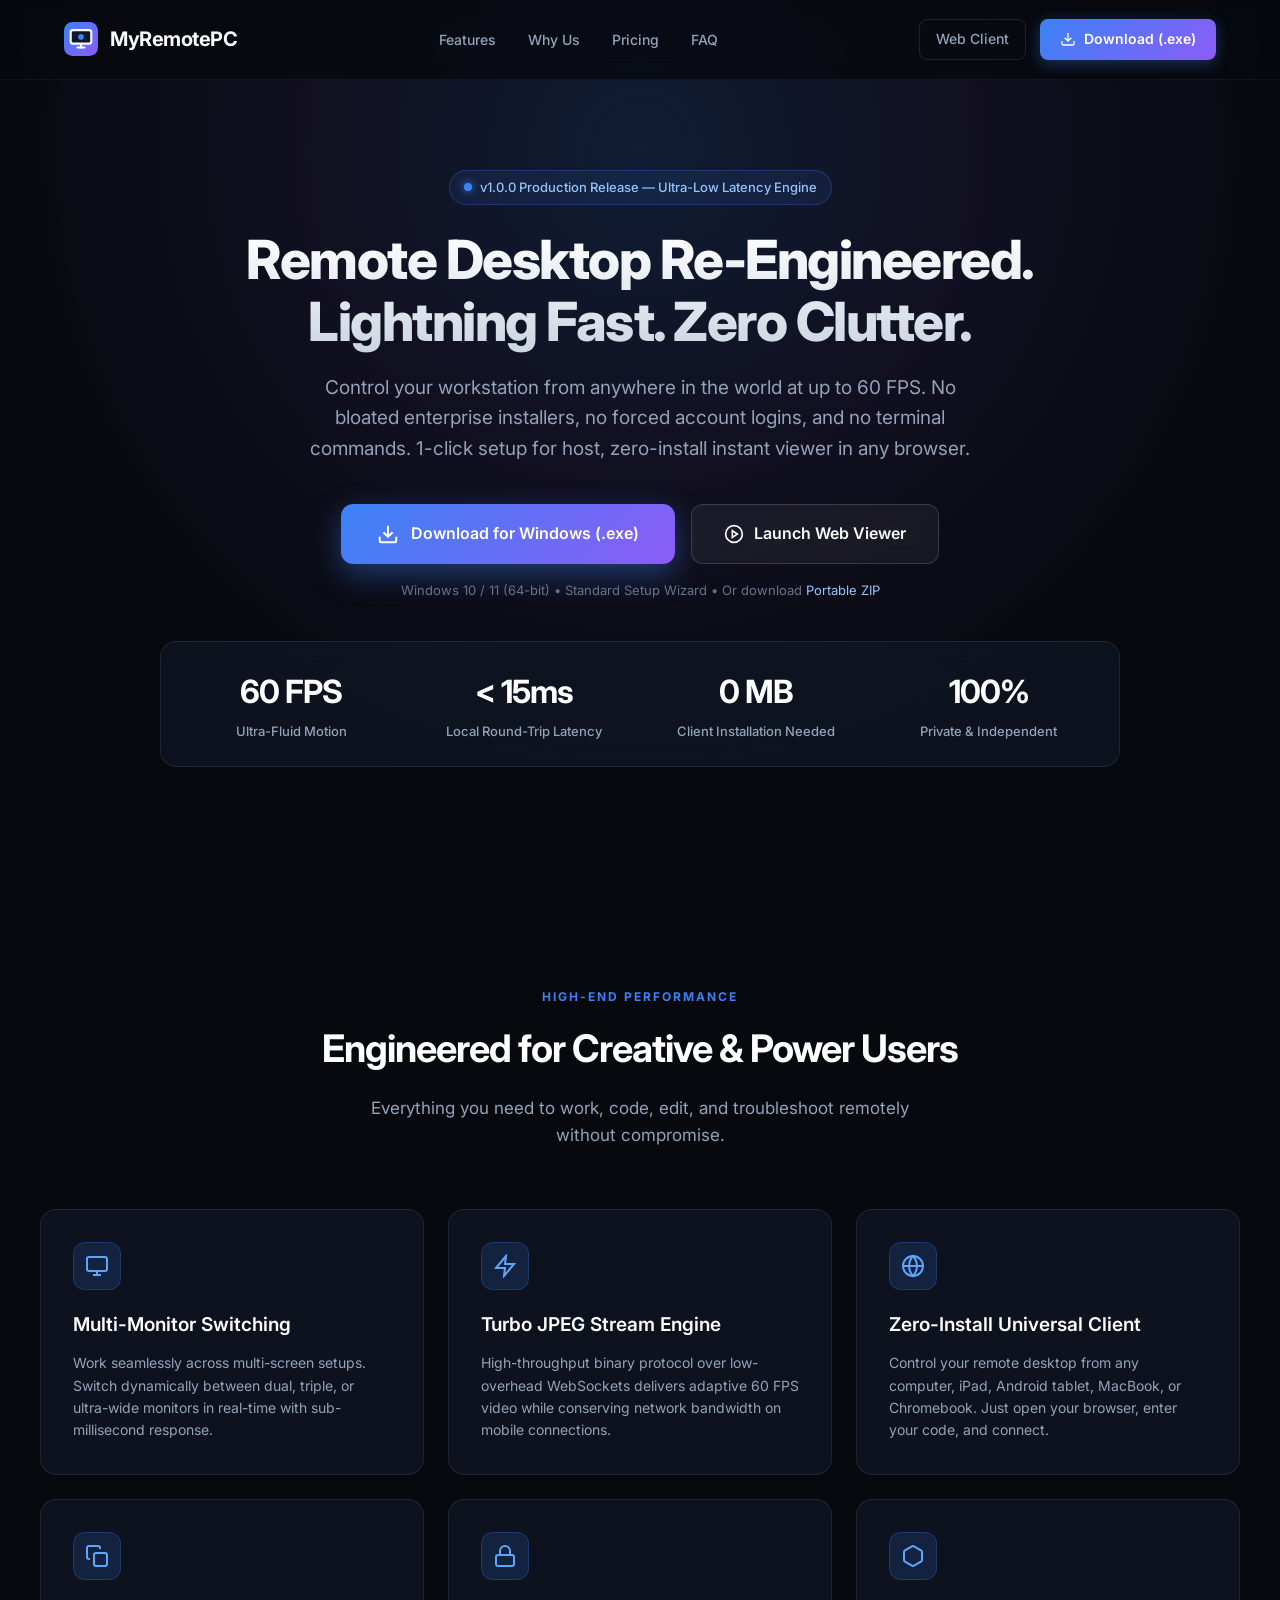
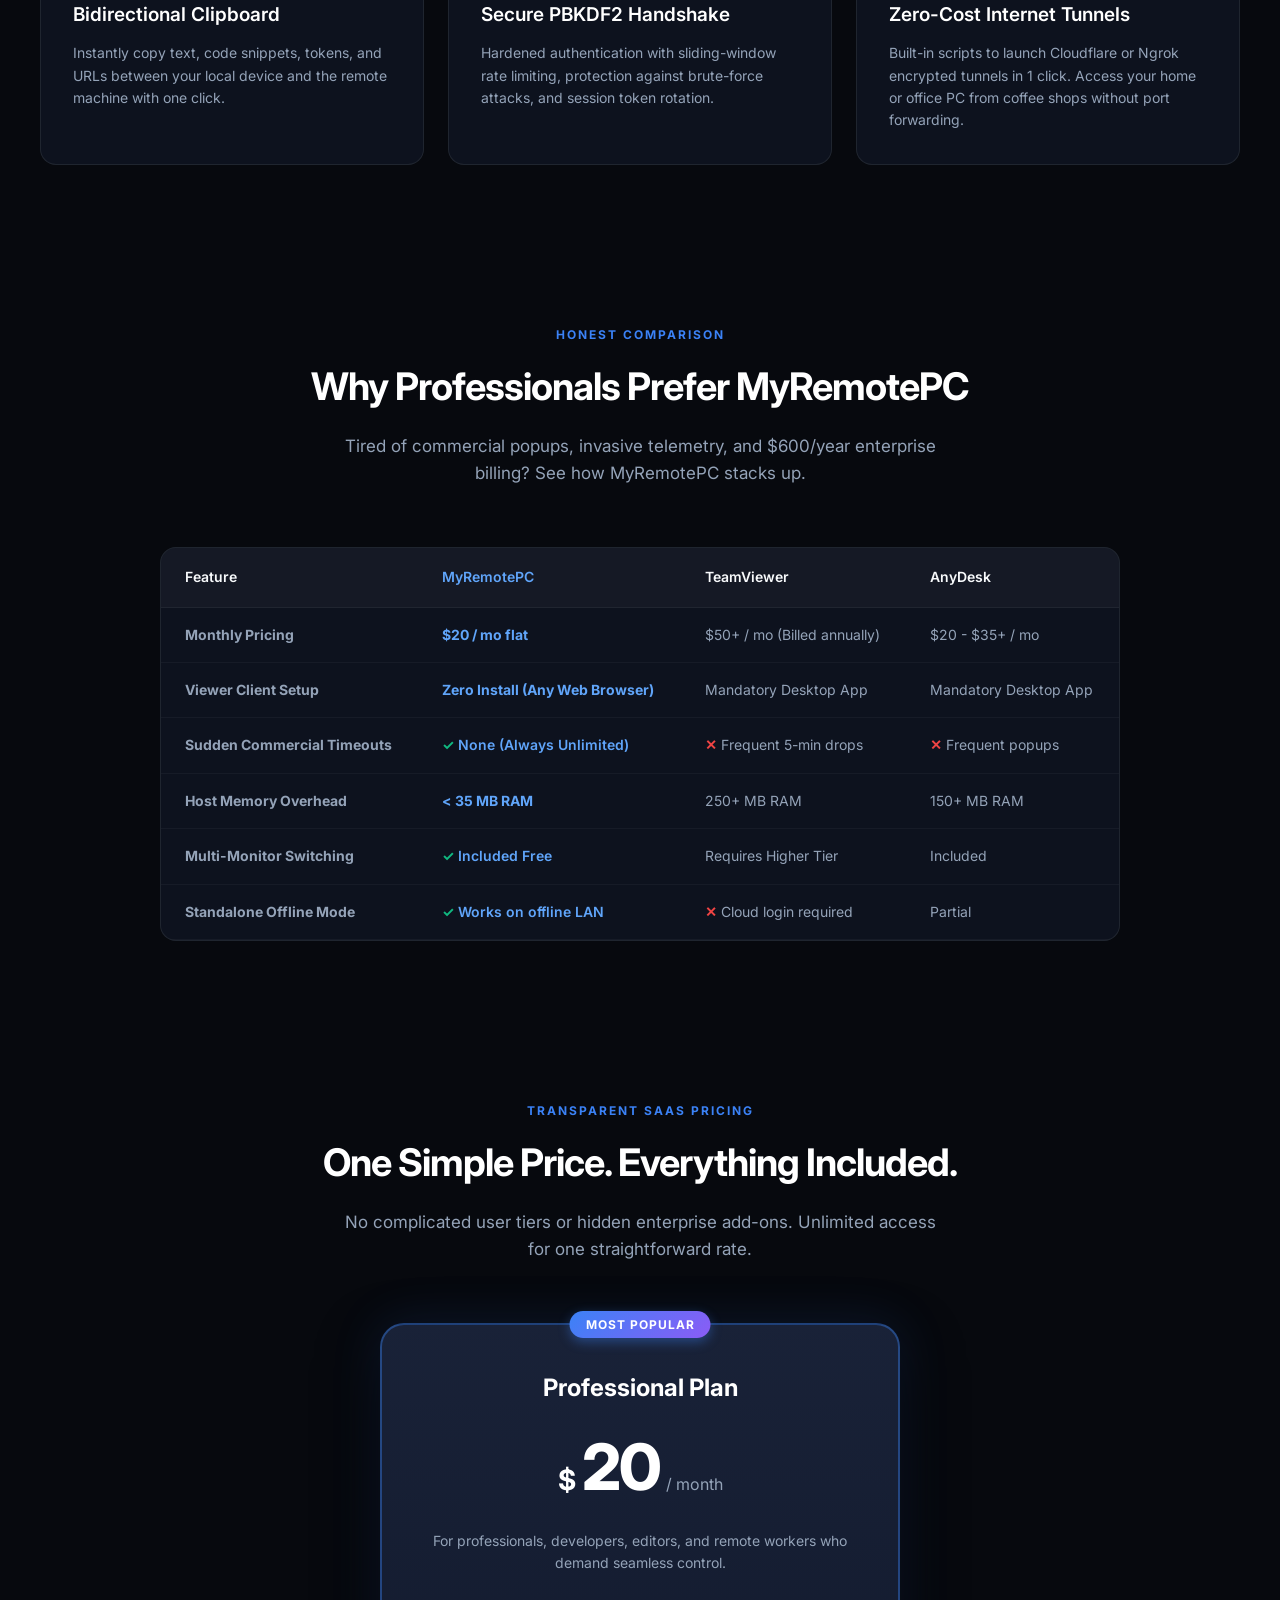
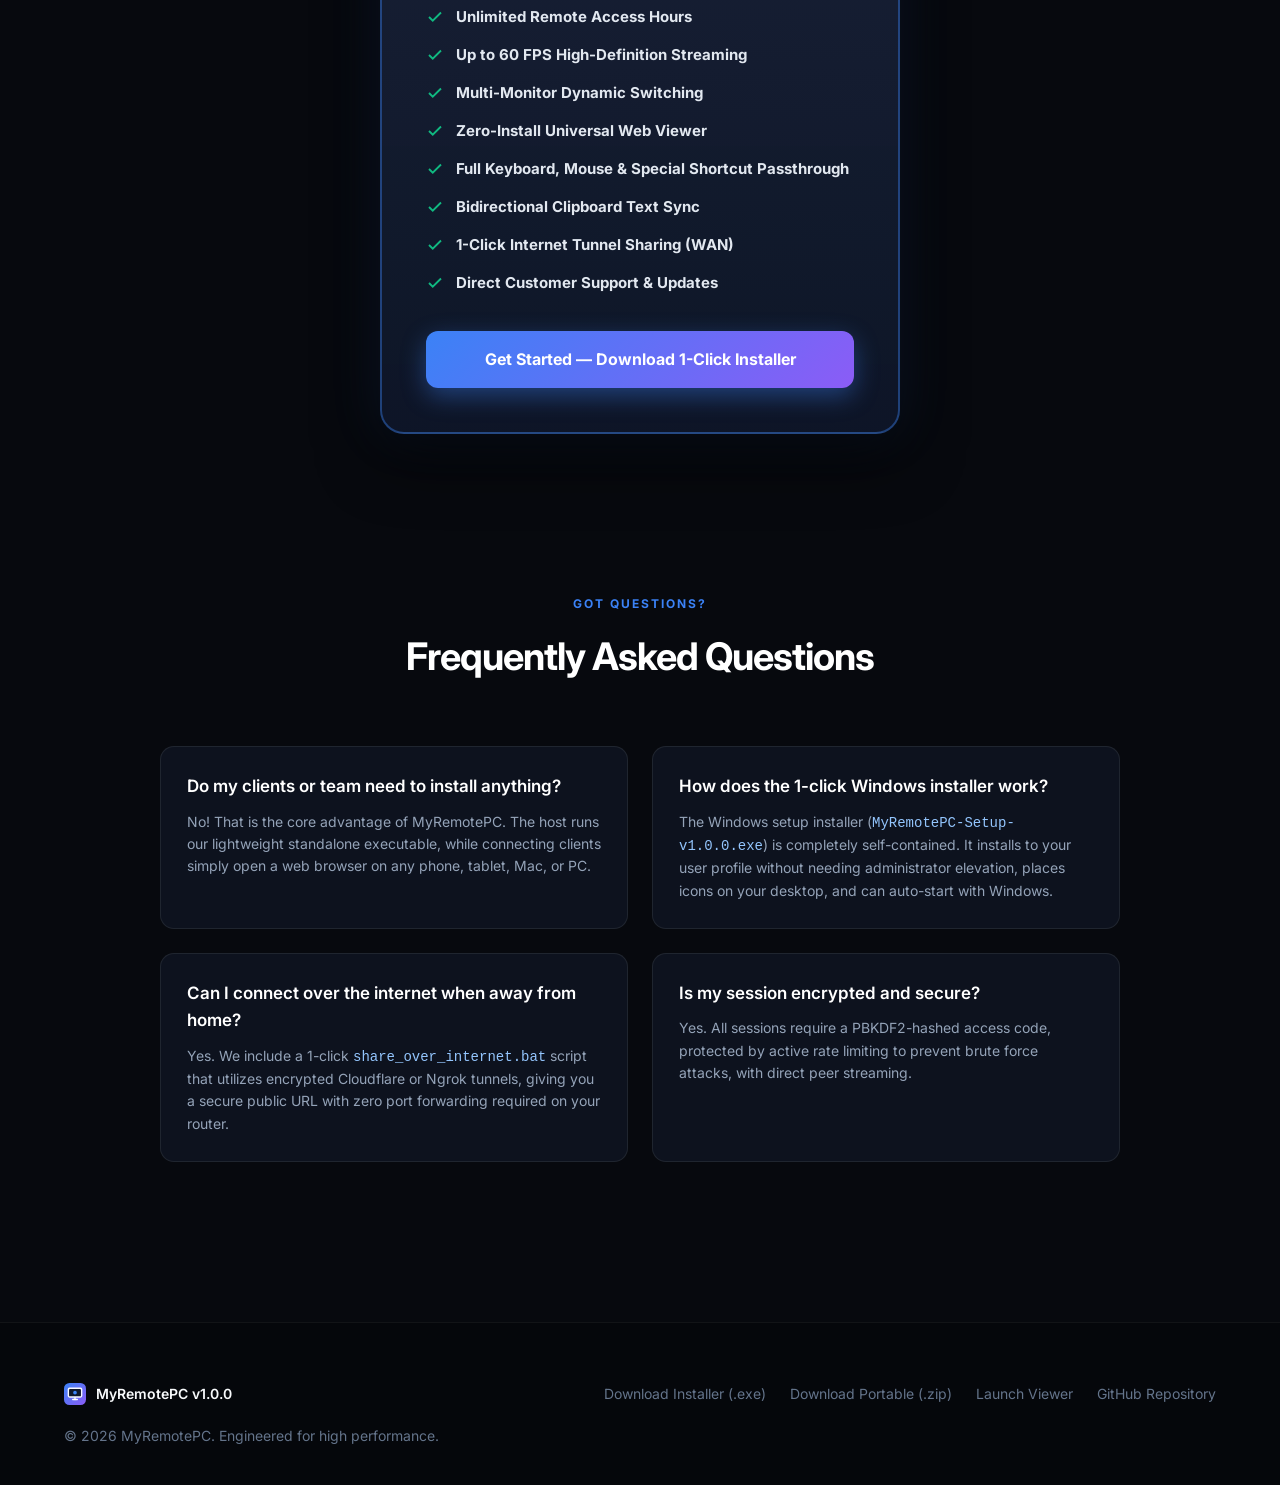
<file: static/landing.html>
<!DOCTYPE html>
<html lang="en">
<head>
  <meta charset="UTF-8">
  <meta name="viewport" content="width=device-width, initial-scale=1.0">
  <title>MyRemotePC — Professional Remote Desktop | $20/mo</title>
  <meta name="description" content="Commercial-grade, ultra-low latency remote desktop software. 60 FPS streaming, multi-monitor switching, zero-install web client, and 1-click Windows installer.">
  <link rel="icon" type="image/svg+xml" href="/static/favicon.svg">
  <link rel="preconnect" href="https://fonts.googleapis.com">
  <link rel="preconnect" href="https://fonts.gstatic.com" crossorigin>
  <link href="https://fonts.googleapis.com/css2?family=Inter:wght@300;400;500;600;700;800&family=JetBrains+Mono:wght@400;500&display=swap" rel="stylesheet">
  <style>
    :root {
      --bg-primary: #07090e;
      --bg-secondary: #0d121f;
      --bg-card: rgba(16, 23, 38, 0.7);
      --bg-card-border: rgba(255, 255, 255, 0.08);
      --bg-card-hover: rgba(23, 32, 54, 0.85);
      
      --accent-blue: #3b82f6;
      --accent-indigo: #6366f1;
      --accent-purple: #8b5cf6;
      --accent-cyan: #06b6d4;
      --accent-gradient: linear-gradient(135deg, #3b82f6 0%, #8b5cf6 100%);
      --accent-gradient-glow: linear-gradient(135deg, rgba(59, 130, 246, 0.4) 0%, rgba(139, 92, 246, 0.4) 100%);

      --text-main: #f8fafc;
      --text-muted: #94a3b8;
      --text-dim: #64748b;
      
      --success: #10b981;
      --warning: #f59e0b;
      --font-sans: 'Inter', -apple-system, BlinkMacSystemFont, 'Segoe UI', Roboto, sans-serif;
      --font-mono: 'JetBrains Mono', monospace;
    }

    * {
      margin: 0;
      padding: 0;
      box-sizing: border-box;
    }

    html {
      scroll-behavior: smooth;
    }

    body {
      font-family: var(--font-sans);
      background-color: var(--bg-primary);
      color: var(--text-main);
      line-height: 1.6;
      overflow-x: hidden;
      -webkit-font-smoothing: antialiased;
    }

    /* Background Ambient Gradients */
    .glow-bg {
      position: absolute;
      top: 0;
      left: 50%;
      transform: translateX(-50%);
      width: 100vw;
      height: 850px;
      background: radial-gradient(circle at 50% 150px, rgba(59, 130, 246, 0.16) 0%, rgba(139, 92, 246, 0.08) 35%, transparent 70%);
      pointer-events: none;
      z-index: 0;
    }

    .container {
      max-width: 1200px;
      margin: 0 auto;
      padding: 0 24px;
      position: relative;
      z-index: 1;
    }

    /* Navbar */
    .navbar {
      height: 80px;
      display: flex;
      align-items: center;
      justify-content: space-between;
      border-bottom: 1px solid rgba(255, 255, 255, 0.05);
      backdrop-filter: blur(12px);
      position: sticky;
      top: 0;
      z-index: 100;
      background: rgba(7, 9, 14, 0.8);
    }

    .nav-brand {
      display: flex;
      align-items: center;
      gap: 12px;
      text-decoration: none;
      color: var(--text-main);
      font-weight: 700;
      font-size: 20px;
      letter-spacing: -0.5px;
    }

    .nav-brand img {
      width: 34px;
      height: 34px;
    }

    .nav-links {
      display: flex;
      align-items: center;
      gap: 32px;
      list-style: none;
    }

    .nav-links a {
      color: var(--text-muted);
      text-decoration: none;
      font-size: 14px;
      font-weight: 500;
      transition: color 0.2s;
    }

    .nav-links a:hover {
      color: var(--text-main);
    }

    .nav-actions {
      display: flex;
      align-items: center;
      gap: 14px;
    }

    .btn-ghost {
      padding: 8px 16px;
      border-radius: 8px;
      color: var(--text-muted);
      text-decoration: none;
      font-size: 14px;
      font-weight: 500;
      transition: all 0.2s;
      border: 1px solid rgba(255, 255, 255, 0.1);
    }

    .btn-ghost:hover {
      color: var(--text-main);
      border-color: rgba(255, 255, 255, 0.25);
      background: rgba(255, 255, 255, 0.04);
    }

    .btn-primary {
      padding: 9px 20px;
      border-radius: 8px;
      background: var(--accent-gradient);
      color: #fff;
      text-decoration: none;
      font-size: 14px;
      font-weight: 600;
      box-shadow: 0 4px 15px rgba(59, 130, 246, 0.35);
      transition: all 0.2s;
      display: inline-flex;
      align-items: center;
      gap: 8px;
    }

    .btn-primary:hover {
      transform: translateY(-1px);
      box-shadow: 0 6px 20px rgba(59, 130, 246, 0.5);
    }

    /* Hero Section */
    .hero {
      padding: 90px 0 60px;
      text-align: center;
    }

    .badge-pill {
      display: inline-flex;
      align-items: center;
      gap: 8px;
      padding: 6px 14px;
      border-radius: 100px;
      background: rgba(59, 130, 246, 0.1);
      border: 1px solid rgba(59, 130, 246, 0.25);
      color: #93c5fd;
      font-size: 13px;
      font-weight: 500;
      margin-bottom: 24px;
    }

    .badge-pill .pulse-dot {
      width: 8px;
      height: 8px;
      border-radius: 50%;
      background: #3b82f6;
      box-shadow: 0 0 8px #3b82f6;
    }

    .hero-title {
      font-size: 54px;
      font-weight: 800;
      line-height: 1.15;
      letter-spacing: -1.5px;
      max-width: 860px;
      margin: 0 auto 20px;
      background: linear-gradient(180deg, #ffffff 0%, #cbd5e1 100%);
      -webkit-background-clip: text;
      -webkit-text-fill-color: transparent;
    }

    .hero-subtitle {
      font-size: 19px;
      color: var(--text-muted);
      max-width: 680px;
      margin: 0 auto 40px;
      font-weight: 400;
    }

    .hero-cta-box {
      display: flex;
      flex-direction: column;
      align-items: center;
      gap: 16px;
      margin-bottom: 40px;
    }

    .hero-cta-buttons {
      display: flex;
      flex-wrap: wrap;
      justify-content: center;
      gap: 16px;
    }

    .btn-hero-download {
      padding: 16px 36px;
      font-size: 16px;
      font-weight: 600;
      border-radius: 12px;
      background: var(--accent-gradient);
      color: #fff;
      text-decoration: none;
      display: inline-flex;
      align-items: center;
      gap: 12px;
      box-shadow: 0 10px 30px rgba(59, 130, 246, 0.4);
      transition: all 0.25s;
    }

    .btn-hero-download:hover {
      transform: translateY(-2px);
      box-shadow: 0 14px 40px rgba(59, 130, 246, 0.55);
    }

    .btn-hero-viewer {
      padding: 16px 32px;
      font-size: 16px;
      font-weight: 600;
      border-radius: 12px;
      background: rgba(255, 255, 255, 0.05);
      border: 1px solid rgba(255, 255, 255, 0.15);
      color: var(--text-main);
      text-decoration: none;
      display: inline-flex;
      align-items: center;
      gap: 10px;
      transition: all 0.25s;
      backdrop-filter: blur(10px);
    }

    .btn-hero-viewer:hover {
      background: rgba(255, 255, 255, 0.1);
      border-color: rgba(255, 255, 255, 0.3);
      transform: translateY(-2px);
    }

    .cta-subtext {
      font-size: 13px;
      color: var(--text-dim);
    }

    .cta-subtext a {
      color: #93c5fd;
      text-decoration: none;
    }

    /* Stats Grid */
    .stats-bar {
      display: grid;
      grid-template-columns: repeat(4, 1fr);
      gap: 20px;
      margin: 40px auto 80px;
      max-width: 960px;
      padding: 24px;
      border-radius: 16px;
      background: var(--bg-card);
      border: 1px solid var(--bg-card-border);
      backdrop-filter: blur(16px);
    }

    .stat-item {
      text-align: center;
    }

    .stat-num {
      font-size: 32px;
      font-weight: 700;
      color: #fff;
      letter-spacing: -1px;
    }

    .stat-label {
      font-size: 13px;
      color: var(--text-muted);
      margin-top: 4px;
      font-weight: 500;
    }

    /* Features Section */
    .section {
      padding: 80px 0;
    }

    .section-header {
      text-align: center;
      margin-bottom: 60px;
    }

    .section-tag {
      text-transform: uppercase;
      font-size: 12px;
      letter-spacing: 2px;
      color: var(--accent-blue);
      font-weight: 700;
      margin-bottom: 12px;
      display: block;
    }

    .section-title {
      font-size: 38px;
      font-weight: 700;
      letter-spacing: -1px;
      color: #fff;
      margin-bottom: 16px;
    }

    .section-desc {
      color: var(--text-muted);
      font-size: 17px;
      max-width: 600px;
      margin: 0 auto;
    }

    .feature-grid {
      display: grid;
      grid-template-columns: repeat(3, 1fr);
      gap: 24px;
    }

    .feature-card {
      background: var(--bg-card);
      border: 1px solid var(--bg-card-border);
      border-radius: 16px;
      padding: 32px;
      transition: all 0.3s;
      position: relative;
      overflow: hidden;
    }

    .feature-card:hover {
      background: var(--bg-card-hover);
      border-color: rgba(59, 130, 246, 0.3);
      transform: translateY(-4px);
      box-shadow: 0 15px 35px rgba(0, 0, 0, 0.4);
    }

    .feature-icon {
      width: 48px;
      height: 48px;
      border-radius: 12px;
      background: rgba(59, 130, 246, 0.15);
      border: 1px solid rgba(59, 130, 246, 0.25);
      display: flex;
      align-items: center;
      justify-content: center;
      color: #60a5fa;
      margin-bottom: 20px;
    }

    .feature-title {
      font-size: 19px;
      font-weight: 600;
      color: #fff;
      margin-bottom: 12px;
    }

    .feature-body {
      font-size: 14px;
      color: var(--text-muted);
      line-height: 1.6;
    }

    /* Comparison Table */
    .comp-table-card {
      background: var(--bg-card);
      border: 1px solid var(--bg-card-border);
      border-radius: 16px;
      overflow: hidden;
      margin: 40px auto 0;
      max-width: 960px;
    }

    .comp-table {
      width: 100%;
      border-collapse: collapse;
      text-align: left;
    }

    .comp-table th {
      padding: 18px 24px;
      font-size: 14px;
      font-weight: 600;
      background: rgba(255, 255, 255, 0.03);
      border-bottom: 1px solid var(--bg-card-border);
      color: var(--text-main);
    }

    .comp-table td {
      padding: 16px 24px;
      font-size: 14px;
      border-bottom: 1px solid rgba(255, 255, 255, 0.04);
      color: var(--text-muted);
    }

    .comp-table tr:hover td {
      background: rgba(255, 255, 255, 0.02);
    }

    .comp-highlight {
      color: #60a5fa !important;
      font-weight: 600;
    }

    .check-icon {
      color: #10b981;
      font-weight: bold;
    }

    .cross-icon {
      color: #ef4444;
      font-weight: bold;
    }

    /* Pricing Section */
    .pricing-card-wrap {
      display: flex;
      justify-content: center;
      margin-top: 40px;
    }

    .pricing-card {
      width: 100%;
      max-width: 520px;
      background: linear-gradient(180deg, rgba(30, 41, 67, 0.8) 0%, rgba(15, 23, 42, 0.9) 100%);
      border: 2px solid rgba(59, 130, 246, 0.4);
      border-radius: 24px;
      padding: 44px;
      box-shadow: 0 25px 60px rgba(0, 0, 0, 0.6), 0 0 50px rgba(59, 130, 246, 0.15);
      position: relative;
    }

    .popular-pill {
      position: absolute;
      top: -14px;
      left: 50%;
      transform: translateX(-50%);
      background: var(--accent-gradient);
      color: #fff;
      font-size: 12px;
      font-weight: 700;
      letter-spacing: 1px;
      text-transform: uppercase;
      padding: 4px 16px;
      border-radius: 100px;
      box-shadow: 0 4px 12px rgba(59, 130, 246, 0.4);
    }

    .plan-header {
      text-align: center;
      margin-bottom: 30px;
    }

    .plan-name {
      font-size: 24px;
      font-weight: 700;
      color: #fff;
      margin-bottom: 8px;
    }

    .plan-price {
      display: flex;
      align-items: baseline;
      justify-content: center;
      gap: 6px;
      margin-bottom: 12px;
    }

    .price-currency {
      font-size: 28px;
      font-weight: 700;
      color: #fff;
    }

    .price-val {
      font-size: 64px;
      font-weight: 800;
      color: #fff;
      letter-spacing: -2px;
    }

    .price-period {
      font-size: 16px;
      color: var(--text-muted);
    }

    .plan-desc {
      font-size: 14px;
      color: var(--text-muted);
    }

    .plan-features {
      list-style: none;
      margin: 30px 0 36px;
      display: flex;
      flex-direction: column;
      gap: 14px;
    }

    .plan-features li {
      display: flex;
      align-items: center;
      gap: 12px;
      font-size: 15px;
      color: #e2e8f0;
    }

    .plan-features li svg {
      width: 18px;
      height: 18px;
      color: var(--success);
      flex-shrink: 0;
    }

    .btn-plan {
      display: block;
      width: 100%;
      text-align: center;
      padding: 16px;
      border-radius: 12px;
      background: var(--accent-gradient);
      color: #fff;
      font-size: 16px;
      font-weight: 700;
      text-decoration: none;
      box-shadow: 0 8px 25px rgba(59, 130, 246, 0.4);
      transition: all 0.2s;
    }

    .btn-plan:hover {
      transform: translateY(-2px);
      box-shadow: 0 12px 35px rgba(59, 130, 246, 0.6);
    }

    /* FAQ Section */
    .faq-grid {
      display: grid;
      grid-template-columns: repeat(2, 1fr);
      gap: 24px;
      max-width: 960px;
      margin: 0 auto;
    }

    .faq-card {
      background: var(--bg-card);
      border: 1px solid var(--bg-card-border);
      border-radius: 14px;
      padding: 26px;
    }

    .faq-q {
      font-size: 17px;
      font-weight: 600;
      color: #fff;
      margin-bottom: 10px;
    }

    .faq-a {
      font-size: 14px;
      color: var(--text-muted);
      line-height: 1.6;
    }

    /* Footer */
    .footer {
      border-top: 1px solid rgba(255, 255, 255, 0.05);
      padding: 60px 0 40px;
      margin-top: 80px;
      background: #05070b;
      font-size: 14px;
      color: var(--text-dim);
    }

    .footer-content {
      display: flex;
      justify-content: space-between;
      align-items: center;
      flex-wrap: wrap;
      gap: 20px;
    }

    .footer-brand {
      display: flex;
      align-items: center;
      gap: 10px;
      color: var(--text-main);
      font-weight: 600;
    }

    .footer-links {
      display: flex;
      gap: 24px;
      list-style: none;
    }

    .footer-links a {
      color: var(--text-dim);
      text-decoration: none;
      transition: color 0.2s;
    }

    .footer-links a:hover {
      color: var(--text-muted);
    }

    @media (max-width: 768px) {
      .hero-title { font-size: 36px; }
      .feature-grid, .stats-bar, .faq-grid { grid-template-columns: 1fr; }
      .nav-links { display: none; }
    }
  </style>
</head>
<body>
  <div class="glow-bg"></div>

  <!-- Navigation -->
  <nav class="navbar">
    <div class="container" style="display: flex; width: 100%; justify-content: space-between; align-items: center;">
      <a href="/" class="nav-brand">
        <img src="/static/favicon.svg" alt="MyRemotePC Logo">
        <span>MyRemotePC</span>
      </a>

      <ul class="nav-links">
        <li><a href="#features">Features</a></li>
        <li><a href="#comparison">Why Us</a></li>
        <li><a href="#pricing">Pricing</a></li>
        <li><a href="#faq">FAQ</a></li>
      </ul>

      <div class="nav-actions">
        <a href="/" class="btn-ghost">Web Client</a>
        <a href="/download/windows" class="btn-primary">
          <svg width="16" height="16" viewBox="0 0 24 24" fill="none" stroke="currentColor" stroke-width="2"><path d="M21 15v4a2 2 0 0 1-2 2H5a2 2 0 0 1-2-2v-4"/><polyline points="7 10 12 15 17 10"/><line x1="12" y1="15" x2="12" y2="3"/></svg>
          Download (.exe)
        </a>
      </div>
    </div>
  </nav>

  <!-- Hero Section -->
  <header class="hero container">
    <div class="badge-pill">
      <span class="pulse-dot"></span>
      <span>v1.0.0 Production Release — Ultra-Low Latency Engine</span>
    </div>

    <h1 class="hero-title">
      Remote Desktop Re-Engineered.<br>Lightning Fast. Zero Clutter.
    </h1>

    <p class="hero-subtitle">
      Control your workstation from anywhere in the world at up to 60 FPS. 
      No bloated enterprise installers, no forced account logins, and no terminal commands. 
      1-click setup for host, zero-install instant viewer in any browser.
    </p>

    <div class="hero-cta-box">
      <div class="hero-cta-buttons">
        <a href="/download/windows" class="btn-hero-download">
          <svg width="22" height="22" viewBox="0 0 24 24" fill="none" stroke="currentColor" stroke-width="2.2"><path d="M21 15v4a2 2 0 0 1-2 2H5a2 2 0 0 1-2-2v-4"/><polyline points="7 10 12 15 17 10"/><line x1="12" y1="15" x2="12" y2="3"/></svg>
          Download for Windows (.exe)
        </a>
        <a href="/" class="btn-hero-viewer">
          <svg width="20" height="20" viewBox="0 0 24 24" fill="none" stroke="currentColor" stroke-width="2"><circle cx="12" cy="12" r="10"/><polygon points="10 8 16 12 10 16 10 8"/></svg>
          Launch Web Viewer
        </a>
      </div>
      <div class="cta-subtext">
        Windows 10 / 11 (64-bit) • Standard Setup Wizard • Or download <a href="/download/zip">Portable ZIP</a>
      </div>
    </div>

    <!-- Live Performance Stats Bar -->
    <div class="stats-bar">
      <div class="stat-item">
        <div class="stat-num">60 FPS</div>
        <div class="stat-label">Ultra-Fluid Motion</div>
      </div>
      <div class="stat-item">
        <div class="stat-num">&lt; 15ms</div>
        <div class="stat-label">Local Round-Trip Latency</div>
      </div>
      <div class="stat-item">
        <div class="stat-num">0 MB</div>
        <div class="stat-label">Client Installation Needed</div>
      </div>
      <div class="stat-item">
        <div class="stat-num">100%</div>
        <div class="stat-label">Private & Independent</div>
      </div>
    </div>
  </header>

  <!-- Features Section -->
  <section class="section container" id="features">
    <div class="section-header">
      <span class="section-tag">High-End Performance</span>
      <h2 class="section-title">Engineered for Creative & Power Users</h2>
      <p class="section-desc">Everything you need to work, code, edit, and troubleshoot remotely without compromise.</p>
    </div>

    <div class="feature-grid">
      <div class="feature-card">
        <div class="feature-icon">
          <svg width="24" height="24" viewBox="0 0 24 24" fill="none" stroke="currentColor" stroke-width="2"><rect x="2" y="3" width="20" height="14" rx="2"/><line x1="8" y1="21" x2="16" y2="21"/><line x1="12" y1="17" x2="12" y2="21"/></svg>
        </div>
        <h3 class="feature-title">Multi-Monitor Switching</h3>
        <p class="feature-body">Work seamlessly across multi-screen setups. Switch dynamically between dual, triple, or ultra-wide monitors in real-time with sub-millisecond response.</p>
      </div>

      <div class="feature-card">
        <div class="feature-icon">
          <svg width="24" height="24" viewBox="0 0 24 24" fill="none" stroke="currentColor" stroke-width="2"><path d="M13 2L3 14h9l-1 8 10-12h-9l1-8z"/></svg>
        </div>
        <h3 class="feature-title">Turbo JPEG Stream Engine</h3>
        <p class="feature-body">High-throughput binary protocol over low-overhead WebSockets delivers adaptive 60 FPS video while conserving network bandwidth on mobile connections.</p>
      </div>

      <div class="feature-card">
        <div class="feature-icon">
          <svg width="24" height="24" viewBox="0 0 24 24" fill="none" stroke="currentColor" stroke-width="2"><circle cx="12" cy="12" r="10"/><line x1="2" y1="12" x2="22" y2="12"/><path d="M12 2a15.3 15.3 0 0 1 4 10 15.3 15.3 0 0 1-4 10 15.3 15.3 0 0 1-4-10 15.3 15.3 0 0 1 4-10z"/></svg>
        </div>
        <h3 class="feature-title">Zero-Install Universal Client</h3>
        <p class="feature-body">Control your remote desktop from any computer, iPad, Android tablet, MacBook, or Chromebook. Just open your browser, enter your code, and connect.</p>
      </div>

      <div class="feature-card">
        <div class="feature-icon">
          <svg width="24" height="24" viewBox="0 0 24 24" fill="none" stroke="currentColor" stroke-width="2"><rect x="9" y="9" width="13" height="13" rx="2" ry="2"/><path d="M5 15H4a2 2 0 0 1-2-2V4a2 2 0 0 1 2-2h9a2 2 0 0 1 2 2v1"/></svg>
        </div>
        <h3 class="feature-title">Bidirectional Clipboard</h3>
        <p class="feature-body">Instantly copy text, code snippets, tokens, and URLs between your local device and the remote machine with one click.</p>
      </div>

      <div class="feature-card">
        <div class="feature-icon">
          <svg width="24" height="24" viewBox="0 0 24 24" fill="none" stroke="currentColor" stroke-width="2"><rect x="3" y="11" width="18" height="11" rx="2" ry="2"/><path d="M7 11V7a5 5 0 0 1 10 0v4"/></svg>
        </div>
        <h3 class="feature-title">Secure PBKDF2 Handshake</h3>
        <p class="feature-body">Hardened authentication with sliding-window rate limiting, protection against brute-force attacks, and session token rotation.</p>
      </div>

      <div class="feature-card">
        <div class="feature-icon">
          <svg width="24" height="24" viewBox="0 0 24 24" fill="none" stroke="currentColor" stroke-width="2"><path d="M21 16V8a2 2 0 0 0-1-1.73l-7-4a2 2 0 0 0-2 0l-7 4A2 2 0 0 0 3 8v8a2 2 0 0 0 1 1.73l7 4a2 2 0 0 0 2 0l7-4A2 2 0 0 0 21 16z"/></svg>
        </div>
        <h3 class="feature-title">Zero-Cost Internet Tunnels</h3>
        <p class="feature-body">Built-in scripts to launch Cloudflare or Ngrok encrypted tunnels in 1 click. Access your home or office PC from coffee shops without port forwarding.</p>
      </div>
    </div>
  </section>

  <!-- Comparison Table -->
  <section class="section container" id="comparison">
    <div class="section-header">
      <span class="section-tag">Honest Comparison</span>
      <h2 class="section-title">Why Professionals Prefer MyRemotePC</h2>
      <p class="section-desc">Tired of commercial popups, invasive telemetry, and $600/year enterprise billing? See how MyRemotePC stacks up.</p>
    </div>

    <div class="comp-table-card">
      <table class="comp-table">
        <thead>
          <tr>
            <th>Feature</th>
            <th class="comp-highlight">MyRemotePC</th>
            <th>TeamViewer</th>
            <th>AnyDesk</th>
          </tr>
        </thead>
        <tbody>
          <tr>
            <td><strong>Monthly Pricing</strong></td>
            <td class="comp-highlight"><strong>$20 / mo flat</strong></td>
            <td>$50+ / mo (Billed annually)</td>
            <td>$20 - $35+ / mo</td>
          </tr>
          <tr>
            <td><strong>Viewer Client Setup</strong></td>
            <td class="comp-highlight"><strong>Zero Install (Any Web Browser)</strong></td>
            <td>Mandatory Desktop App</td>
            <td>Mandatory Desktop App</td>
          </tr>
          <tr>
            <td><strong>Sudden Commercial Timeouts</strong></td>
            <td class="comp-highlight"><span class="check-icon">✓</span> None (Always Unlimited)</td>
            <td><span class="cross-icon">✕</span> Frequent 5-min drops</td>
            <td><span class="cross-icon">✕</span> Frequent popups</td>
          </tr>
          <tr>
            <td><strong>Host Memory Overhead</strong></td>
            <td class="comp-highlight"><strong>&lt; 35 MB RAM</strong></td>
            <td>250+ MB RAM</td>
            <td>150+ MB RAM</td>
          </tr>
          <tr>
            <td><strong>Multi-Monitor Switching</strong></td>
            <td class="comp-highlight"><span class="check-icon">✓</span> Included Free</td>
            <td>Requires Higher Tier</td>
            <td>Included</td>
          </tr>
          <tr>
            <td><strong>Standalone Offline Mode</strong></td>
            <td class="comp-highlight"><span class="check-icon">✓</span> Works on offline LAN</td>
            <td><span class="cross-icon">✕</span> Cloud login required</td>
            <td>Partial</td>
          </tr>
        </tbody>
      </table>
    </div>
  </section>

  <!-- Pricing Section -->
  <section class="section container" id="pricing">
    <div class="section-header">
      <span class="section-tag">Transparent SaaS Pricing</span>
      <h2 class="section-title">One Simple Price. Everything Included.</h2>
      <p class="section-desc">No complicated user tiers or hidden enterprise add-ons. Unlimited access for one straightforward rate.</p>
    </div>

    <div class="pricing-card-wrap">
      <div class="pricing-card">
        <div class="popular-pill">Most Popular</div>
        <div class="plan-header">
          <h3 class="plan-name">Professional Plan</h3>
          <div class="plan-price">
            <span class="price-currency">$</span>
            <span class="price-val">20</span>
            <span class="price-period">/ month</span>
          </div>
          <p class="plan-desc">For professionals, developers, editors, and remote workers who demand seamless control.</p>
        </div>

        <ul class="plan-features">
          <li>
            <svg viewBox="0 0 24 24" fill="none" stroke="currentColor" stroke-width="2.5"><polyline points="20 6 9 17 4 12"/></svg>
            <strong>Unlimited Remote Access Hours</strong>
          </li>
          <li>
            <svg viewBox="0 0 24 24" fill="none" stroke="currentColor" stroke-width="2.5"><polyline points="20 6 9 17 4 12"/></svg>
            <strong>Up to 60 FPS High-Definition Streaming</strong>
          </li>
          <li>
            <svg viewBox="0 0 24 24" fill="none" stroke="currentColor" stroke-width="2.5"><polyline points="20 6 9 17 4 12"/></svg>
            <strong>Multi-Monitor Dynamic Switching</strong>
          </li>
          <li>
            <svg viewBox="0 0 24 24" fill="none" stroke="currentColor" stroke-width="2.5"><polyline points="20 6 9 17 4 12"/></svg>
            <strong>Zero-Install Universal Web Viewer</strong>
          </li>
          <li>
            <svg viewBox="0 0 24 24" fill="none" stroke="currentColor" stroke-width="2.5"><polyline points="20 6 9 17 4 12"/></svg>
            <strong>Full Keyboard, Mouse & Special Shortcut Passthrough</strong>
          </li>
          <li>
            <svg viewBox="0 0 24 24" fill="none" stroke="currentColor" stroke-width="2.5"><polyline points="20 6 9 17 4 12"/></svg>
            <strong>Bidirectional Clipboard Text Sync</strong>
          </li>
          <li>
            <svg viewBox="0 0 24 24" fill="none" stroke="currentColor" stroke-width="2.5"><polyline points="20 6 9 17 4 12"/></svg>
            <strong>1-Click Internet Tunnel Sharing (WAN)</strong>
          </li>
          <li>
            <svg viewBox="0 0 24 24" fill="none" stroke="currentColor" stroke-width="2.5"><polyline points="20 6 9 17 4 12"/></svg>
            <strong>Direct Customer Support & Updates</strong>
          </li>
        </ul>

        <a href="/download/windows" class="btn-plan">
          Get Started — Download 1-Click Installer
        </a>
      </div>
    </div>
  </section>

  <!-- FAQ Section -->
  <section class="section container" id="faq">
    <div class="section-header">
      <span class="section-tag">Got Questions?</span>
      <h2 class="section-title">Frequently Asked Questions</h2>
    </div>

    <div class="faq-grid">
      <div class="faq-card">
        <h4 class="faq-q">Do my clients or team need to install anything?</h4>
        <p class="faq-a">No! That is the core advantage of MyRemotePC. The host runs our lightweight standalone executable, while connecting clients simply open a web browser on any phone, tablet, Mac, or PC.</p>
      </div>

      <div class="faq-card">
        <h4 class="faq-q">How does the 1-click Windows installer work?</h4>
        <p class="faq-a">The Windows setup installer (<code style="color:#93c5fd;">MyRemotePC-Setup-v1.0.0.exe</code>) is completely self-contained. It installs to your user profile without needing administrator elevation, places icons on your desktop, and can auto-start with Windows.</p>
      </div>

      <div class="faq-card">
        <h4 class="faq-q">Can I connect over the internet when away from home?</h4>
        <p class="faq-a">Yes. We include a 1-click <code style="color:#93c5fd;">share_over_internet.bat</code> script that utilizes encrypted Cloudflare or Ngrok tunnels, giving you a secure public URL with zero port forwarding required on your router.</p>
      </div>

      <div class="faq-card">
        <h4 class="faq-q">Is my session encrypted and secure?</h4>
        <p class="faq-a">Yes. All sessions require a PBKDF2-hashed access code, protected by active rate limiting to prevent brute force attacks, with direct peer streaming.</p>
      </div>
    </div>
  </section>

  <!-- Footer -->
  <footer class="footer">
    <div class="container footer-content">
      <div class="footer-brand">
        <img src="/static/favicon.svg" width="22" height="22" alt="Logo">
        <span>MyRemotePC v1.0.0</span>
      </div>

      <ul class="footer-links">
        <li><a href="/download/windows">Download Installer (.exe)</a></li>
        <li><a href="/download/zip">Download Portable (.zip)</a></li>
        <li><a href="/">Launch Viewer</a></li>
        <li><a href="https://github.com/kidkingstrange/myremotepc" target="_blank">GitHub Repository</a></li>
      </ul>

      <div>
        © 2026 MyRemotePC. Engineered for high performance.
      </div>
    </div>
  </footer>
</body>
</html>
</file>
